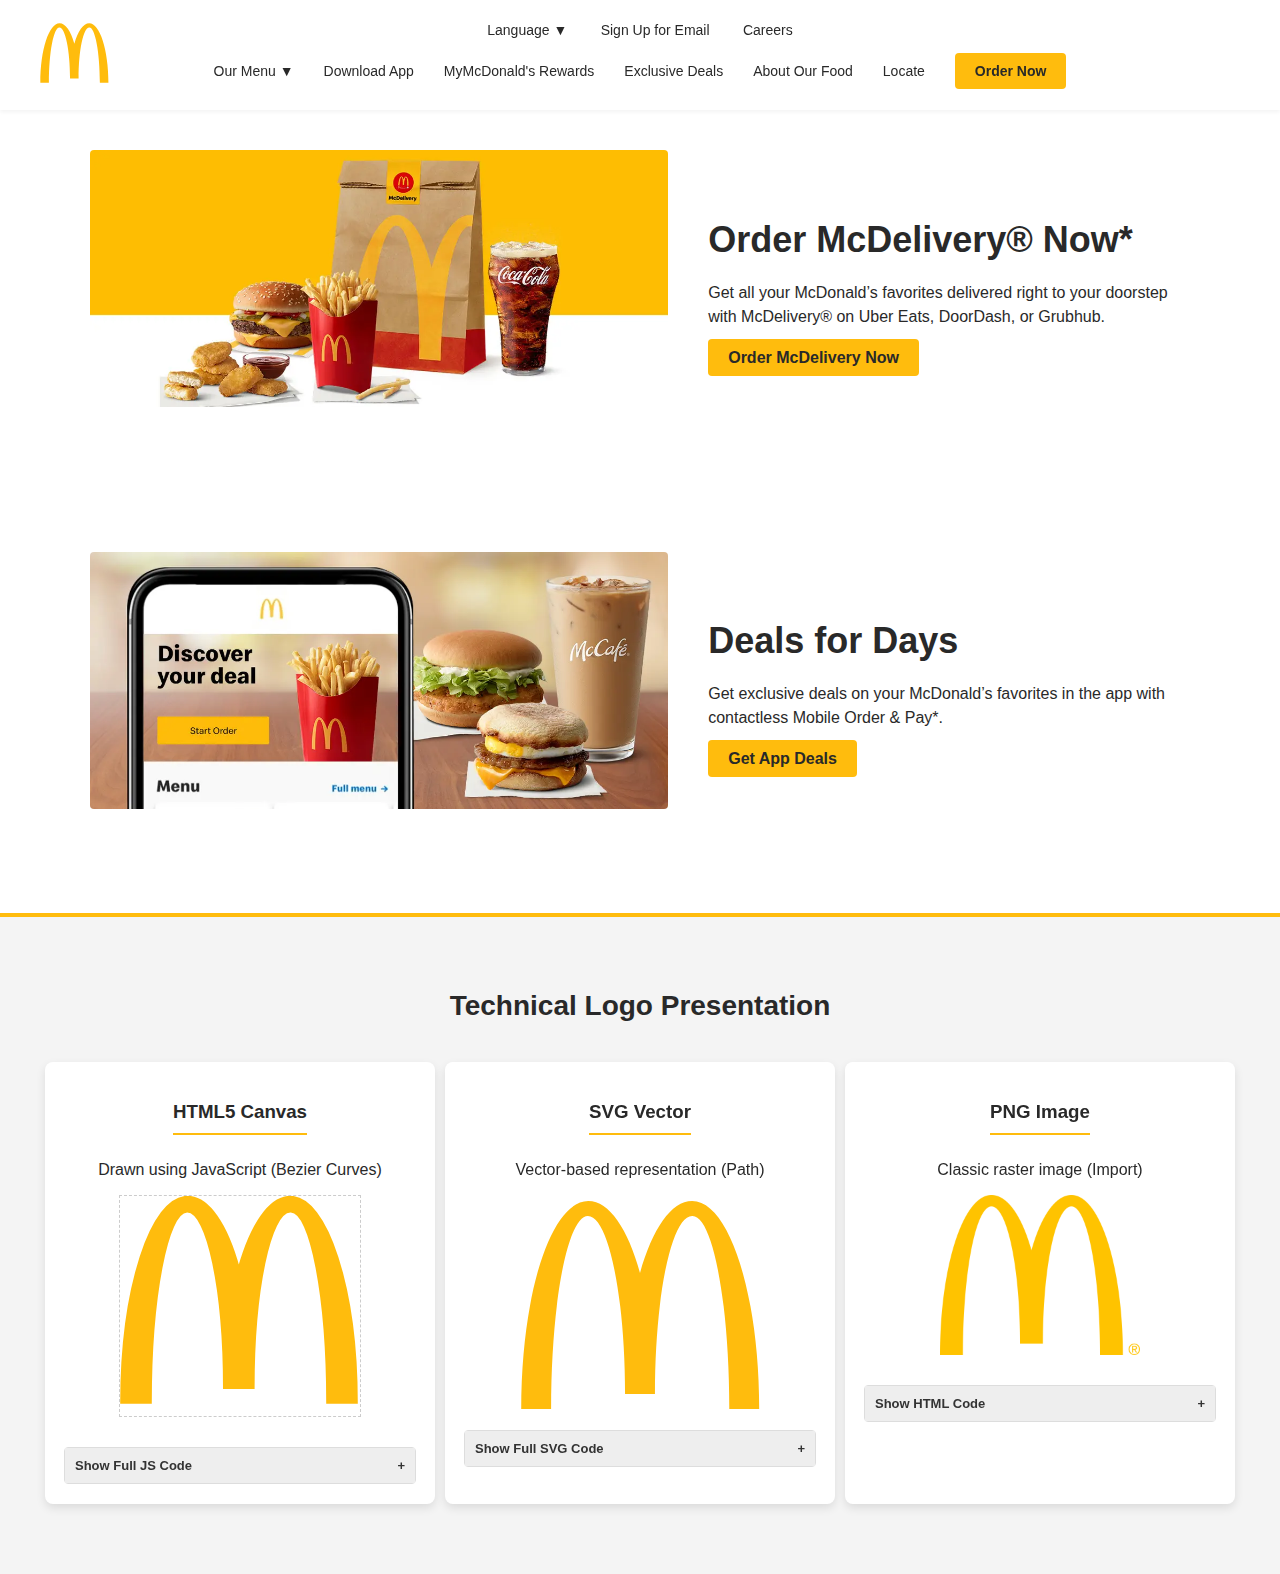
<file: index.html>
<!DOCTYPE html>
<html lang="sl">
<head>
    <meta charset="UTF-8">
    <meta name="viewport" content="width=device-width, initial-scale=1.0">
    <title>McDonald's Clone - Logo Showcase</title>
    <style>

        body {
            font-family: "Speedee", Helvetica, Arial, sans-serif;
            margin: 0;
            padding: 0;
            color: #292929;
            box-sizing: border-box;
        }

        header {
            display: flex;
            justify-content: center; 
            align-items: center;
            padding: 15px 40px;
            box-shadow: 0 2px 4px rgba(0,0,0,0.05);
            background: white;
            position: sticky;
            top: 0;
            z-index: 100;
            height: 80px; 
        }

        .header-left {
            position: absolute;
            left: 40px;
            display: flex;
            align-items: center;
        }

        .main-logo svg {
            height: 60px; 
            width: auto;
        }

        .header-right {
            display: flex;
            flex-direction: column;
            align-items: center; 
            gap: 10px;
        }

        .top-nav a, .main-nav a {
            text-decoration: none;
            color: #292929;
            margin: 0 15px;
            font-size: 14px;
        }

        .top-nav {
            font-size: 12px;
            color: #555;
            margin-bottom: 5px;
        }

        .cta-button {
            background-color: #ffbc0d;
            color: #292929;
            padding: 10px 20px;
            border-radius: 4px;
            text-decoration: none;
            font-weight: bold;
            border: none;
            cursor: pointer;
        }

        .cta-button:hover {
            background-color: #e0a50b;
        }

        .container {
            max-width: 1100px;
            margin: 0 auto;
            padding: 40px 20px;
        }

        .hero-section {
            display: flex;
            align-items: center;
            margin-bottom: 60px;
            gap: 40px;
        }

        .hero-text {
            flex: 1;
        }

        .hero-text h1 {
            font-size: 36px;
            margin-bottom: 20px;
            font-weight: 800;
        }

        .hero-text p {
            line-height: 1.5;
            margin-bottom: 20px;
        }

        .hero-image {
            flex: 1.2;
            text-align: center;
        }
        
        .hero-image img {
            max-width: 100%;
            border-radius: 4px;
            object-fit: contain; 
        }

        .logo-showcase {
            background-color: #f4f4f4;
            padding: 50px 20px;
            border-top: 4px solid #ffbc0d;
        }

        .logo-showcase h2 {
            text-align: center;
            margin-bottom: 40px;
            font-size: 28px;
        }

        .logo-grid {
            display: flex;
            justify-content: space-around;
            flex-wrap: wrap;
            max-width: 1200px;
            margin: 0 auto;
        }

        .logo-card {
            background: white;
            padding: 20px;
            border-radius: 8px;
            box-shadow: 0 4px 10px rgba(0,0,0,0.1);
            text-align: center;
            width: 350px;
            margin-bottom: 20px;
            display: flex;
            flex-direction: column;
            align-items: center;
        }

        .logo-card h3 {
            border-bottom: 2px solid #ffbc0d;
            padding-bottom: 10px;
            margin-bottom: 10px;
            display: inline-block;
        }

        canvas {
            border: 1px dashed #ccc;
            margin-bottom: 15px;
        }

        /* STYLES FOR CODE DISPLAY */
        details {
            width: 100%;
            margin-top: 15px;
            text-align: left;
            border: 1px solid #ddd;
            border-radius: 4px;
            background-color: #2d2d2d;
        }

        summary {
            background-color: #eee;
            color: #333;
            padding: 10px;
            cursor: pointer;
            font-weight: bold;
            font-size: 13px;
            list-style: none;
            display: flex;
            justify-content: space-between;
        }
        
        summary::after {
            content: '+'; 
            font-weight: bold;
        }

        details[open] summary::after {
            content: '-';
        }

        /* Code inside the block */
        pre {
            background-color: #2d2d2d;
            color: #f8f8f2; 
            padding: 15px;
            margin: 0;
            overflow-x: auto; 
            font-size: 11px;
            text-align: left;
            font-family: 'Courier New', Courier, monospace;
            white-space: pre;
            max-height: 300px;
            overflow-y: auto;
        }

    </style>

    <script>
        window.onload = function () {
            var canvas = document.getElementById("canvas");
            var context = canvas.getContext("2d");
            context.scale(0.4, 0.4); 

            context.lineWidth = 5;
            context.strokeStyle = "#ffbc0d"; 
            context.fillStyle = "#ffbc0d";

            context.beginPath();
            context.moveTo(427, 39);
            context.bezierCurveTo(477, 39, 518, 253, 518, 517);
            context.lineTo(592, 517);
            context.bezierCurveTo(592, 233, 518, 2, 426, 2);
            context.bezierCurveTo(374, 2, 328, 71, 297, 180);
            context.bezierCurveTo(267, 71, 221, 2, 169, 2);
            context.bezierCurveTo(77, 2, 3, 232, 3, 517);
            context.lineTo(77, 517);
            context.bezierCurveTo(77, 253, 118, 39, 168, 39);
            context.bezierCurveTo(219, 39, 260, 237, 260, 480);
            context.lineTo(334, 480);
            context.bezierCurveTo(334, 237, 375, 39, 426, 39);
            context.closePath();
            context.stroke();
            context.fill();
        };
    </script>
</head>
<body>

    <header>
        <div class="header-left">
            <a href="#" class="main-logo">
                <svg viewBox="0 0 594 519" xmlns="http://www.w3.org/2000/svg">
                  <path fill="#ffbc0d" d="M427 39 C477 39 518 253 518 517 H592 C592 233 518 2 426 2 C374 2 328 71 297 180 C267 71 221 2 169 2 C77 2 3 232 3 517 H77 C77 253 118 39 168 39 C219 39 260 237 260 480 H334 C334 237 375 39 426 39 Z"/>
                </svg>
            </a>
        </div>
        
        <div class="header-right">
            <div class="top-nav">
                <a href="#">Language ▼</a>
                <a href="#">Sign Up for Email</a>
                <a href="#">Careers</a>
            </div>
            <div class="main-nav" style="display: flex; align-items: center;">
                <a href="#">Our Menu ▼</a>
                <a href="#">Download App</a>
                <a href="#">MyMcDonald's Rewards</a>
                <a href="#">Exclusive Deals</a>
                <a href="#">About Our Food</a>
                <a href="#">Locate</a>
                <a href="#" class="cta-button">Order Now</a>
            </div>
        </div>
    </header>

    <div class="container hero-section">
        <div class="hero-image">
            <img src="assets/zgoraj.png" alt="McDonald's Top Promotion">
        </div>
        <div class="hero-text">
            <h1>Order McDelivery® Now*</h1>
            <p>Get all your McDonald’s favorites delivered right to your doorstep with McDelivery® on Uber Eats, DoorDash, or Grubhub.</p>
            <a href="#" class="cta-button">Order McDelivery Now</a>
        </div>
    </div>

    <div class="container hero-section">
        <div class="hero-image">
             <img src="assets/spodaj.png" alt="Bottom App Deals">
        </div>
        <div class="hero-text">
            <h1>Deals for Days</h1>
            <p>Get exclusive deals on your McDonald’s favorites in the app with contactless Mobile Order & Pay*.</p>
            <a href="#" class="cta-button">Get App Deals</a>
        </div>
    </div>

    <section class="logo-showcase">
        <h2>Technical Logo Presentation</h2>
        
        <div class="logo-grid">
            
            <div class="logo-card">
                <h3>HTML5 Canvas</h3>
                <p>Drawn using JavaScript (Bezier Curves)</p>
                <canvas id="canvas" width="240" height="220"></canvas>
                
                <details>
                    <summary>Show Full JS Code</summary>
<pre>
var canvas = document.getElementById("canvas");
var context = canvas.getContext("2d");

context.lineWidth = 2;
context.strokeStyle = "rgb(255,204,0,75)";
context.fillStyle = "rgb(255,204,0,75)";

context.beginPath();

// Top of the M
context.moveTo(427, 39);

context.bezierCurveTo(477, 39, 518, 253, 518, 517);
context.lineTo(592, 517);

context.bezierCurveTo(592, 233, 518, 2, 426, 2);
context.bezierCurveTo(374, 2, 328, 71, 297, 180);
context.bezierCurveTo(267, 71, 221, 2, 169, 2);
context.bezierCurveTo(77, 2, 3, 232, 3, 517);

// Left leg
context.lineTo(77, 517);
context.bezierCurveTo(77, 253, 118, 39, 168, 39);
context.bezierCurveTo(219, 39, 260, 237, 260, 480);

// Bottom connection
context.lineTo(334, 480);

// Right leg upwards
context.bezierCurveTo(334, 237, 375, 39, 426, 39);

context.closePath();
context.stroke();
context.fill();
</pre>
                </details>
            </div>

            <div class="logo-card">
                <h3>SVG Vector</h3>
                <p>Vector-based representation (Path)</p>
                <svg width="240" height="220" viewBox="0 0 594 519" xmlns="http://www.w3.org/2000/svg">
                  <path fill="#ffbc0d" d="M427 39 C477 39 518 253 518 517 H592 C592 233 518 2 426 2 C374 2 328 71 297 180 C267 71 221 2 169 2 C77 2 3 232 3 517 H77 C77 253 118 39 168 39 C219 39 260 237 260 480 H334 C334 237 375 39 426 39 Z"/>
                </svg>

                <details>
                    <summary>Show Full SVG Code</summary>
<pre>
&lt;svg width="605" height="550" viewBox="0 0 594 519" 
 xmlns="http://www.w3.org/2000/svg"&gt;
  &lt;path fill="#ffcc00" d="M427 39
    C477 39 518 253 518 517
    H592
    C592 233 518 2 426 2
    C374 2 328 71 297 180
    C267 71 221 2 169 2
    C77 2 3 232 3 517
    H77
    C77 253 118 39 168 39
    C219 39 260 237 260 480
    H334
    C334 237 375 39 426 39
    Z"/&gt;
&lt;/svg&gt;
</pre>
                </details>
            </div>

            <div class="logo-card">
                <h3>PNG Image</h3>
                <p>Classic raster image (Import)</p>
                <img src="assets/mcdonaldsPNG.png" alt="PNG file missing" style="width: 200px; height: auto; margin-bottom: 15px;">
                
                <details>
                    <summary>Show HTML Code</summary>
<pre>
&lt;img 
  src="mcdonaldsPNG.png" 
  alt="mcdonalds" 
  width="605" 
  height="550"&gt;
</pre>
                </details>
            </div>

        </div>
    </section>

</body>
</html>
</file>
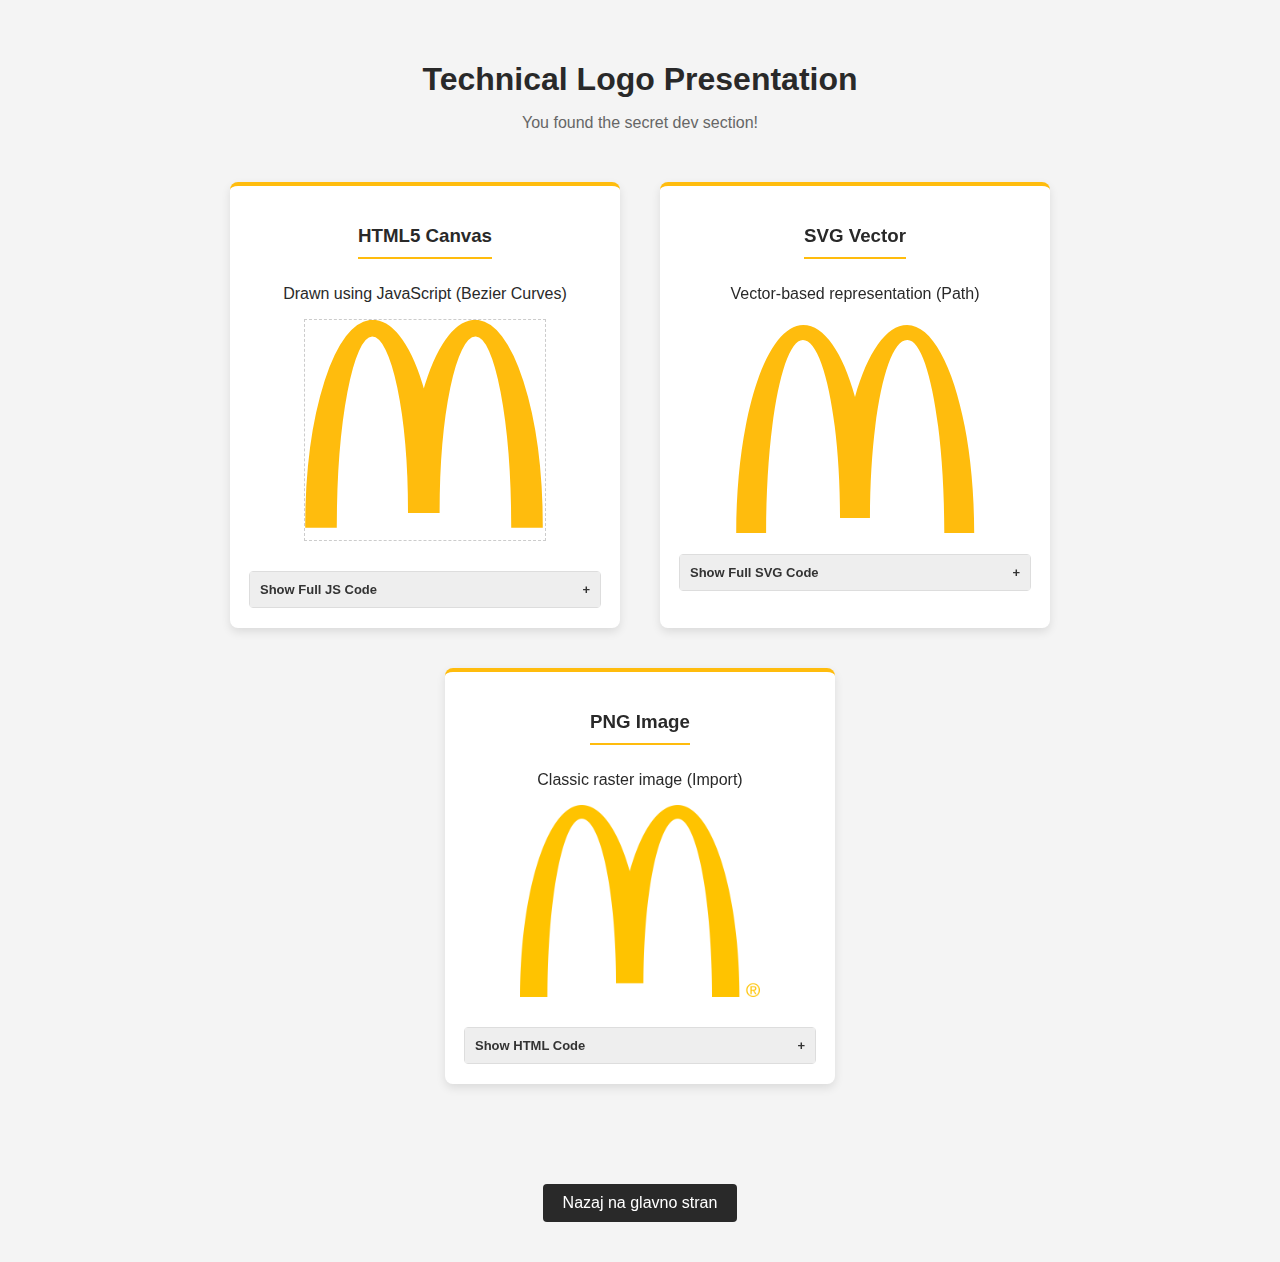
<file: index/skrivnost.html>
<!DOCTYPE html>
<html lang="sl">
<head>
    <meta charset="UTF-8">
    <meta name="viewport" content="width=device-width, initial-scale=1.0">
    <title>Skrivni Logotipi - Easter Egg</title>
    <style>
        body {
            font-family: "Speedee", Helvetica, Arial, sans-serif;
            margin: 0;
            padding: 40px;
            background-color: #f4f4f4;
            color: #292929;
            text-align: center;
        }

        h1 {
            color: #292929;
            margin-bottom: 10px;
        }
        
        p.subtitle {
            margin-bottom: 50px;
            color: #666;
        }

        .logo-grid {
            display: flex;
            justify-content: center;
            flex-wrap: wrap;
            gap: 40px;
            margin-bottom: 50px;
        }

        .logo-card {
            background: white;
            padding: 20px;
            border-radius: 8px;
            box-shadow: 0 4px 10px rgba(0,0,0,0.1);
            text-align: center;
            width: 350px;
            display: flex;
            flex-direction: column;
            align-items: center;
            border-top: 4px solid #ffbc0d;
        }

        .logo-card h3 {
            border-bottom: 2px solid #ffbc0d;
            padding-bottom: 10px;
            margin-bottom: 10px;
            display: inline-block;
        }

        canvas { border: 1px dashed #ccc; margin-bottom: 15px; }

        /* KODA STYLING - POPRAVLJENO */
        details {
            width: 100%;
            margin-top: 15px;
            text-align: left;
            border: 1px solid #ddd;
            border-radius: 4px;
            background-color: #2d2d2d;
        }

        summary {
            background-color: #eee;
            color: #333;
            padding: 10px;
            cursor: pointer;
            font-weight: bold;
            font-size: 13px;
            list-style: none;
            display: flex;
            justify-content: space-between;
        }
        
        summary::after { content: '+'; font-weight: bold; }
        details[open] summary::after { content: '-'; }

        /* ODSTRANJEN MAX-HEIGHT da se vidi cela koda */
        pre {
            background-color: #2d2d2d;
            color: #f8f8f2; 
            padding: 15px;
            margin: 0;
            overflow-x: auto; 
            font-size: 11px;
            text-align: left;
            font-family: 'Courier New', Courier, monospace;
            white-space: pre;
            /* Odstranil sem navpično drsanje, zdaj se raztegne do konca */
            overflow-y: hidden; 
        }
        
        .back-btn {
            display: inline-block;
            margin-top: 50px;
            padding: 10px 20px;
            background: #292929;
            color: #fff;
            text-decoration: none;
            border-radius: 4px;
        }
        .back-btn:hover { background: #444; }
    </style>

    <script>
        window.onload = function () {
            var canvas = document.getElementById("canvas");
            if (canvas) {
                var context = canvas.getContext("2d");
                context.scale(0.4, 0.4); 

                context.lineWidth = 5;
                context.strokeStyle = "#ffbc0d"; 
                context.fillStyle = "#ffbc0d";

                context.beginPath();
                context.moveTo(427, 39);
                context.bezierCurveTo(477, 39, 518, 253, 518, 517);
                context.lineTo(592, 517);
                context.bezierCurveTo(592, 233, 518, 2, 426, 2);
                context.bezierCurveTo(374, 2, 328, 71, 297, 180);
                context.bezierCurveTo(267, 71, 221, 2, 169, 2);
                context.bezierCurveTo(77, 2, 3, 232, 3, 517);
                context.lineTo(77, 517);
                context.bezierCurveTo(77, 253, 118, 39, 168, 39);
                context.bezierCurveTo(219, 39, 260, 237, 260, 480);
                context.lineTo(334, 480);
                context.bezierCurveTo(334, 237, 375, 39, 426, 39);
                context.closePath();
                context.stroke();
                context.fill();
            }
        };
    </script>
</head>
<body>

    <h1>Technical Logo Presentation</h1>
    <p class="subtitle">You found the secret dev section!</p>
    
    <div class="logo-grid">
        
        <div class="logo-card">
            <h3>HTML5 Canvas</h3>
            <p>Drawn using JavaScript (Bezier Curves)</p>
            <canvas id="canvas" width="240" height="220"></canvas>
            
            <details>
                <summary>Show Full JS Code</summary>
<pre>
var canvas = document.getElementById("canvas");
var context = canvas.getContext("2d");
context.scale(0.4, 0.4); 

context.lineWidth = 5;
context.strokeStyle = "#ffbc0d"; 
context.fillStyle = "#ffbc0d";

context.beginPath();
context.moveTo(427, 39);
context.bezierCurveTo(477, 39, 518, 253, 518, 517);
context.lineTo(592, 517);
context.bezierCurveTo(592, 233, 518, 2, 426, 2);
context.bezierCurveTo(374, 2, 328, 71, 297, 180);
context.bezierCurveTo(267, 71, 221, 2, 169, 2);
context.bezierCurveTo(77, 2, 3, 232, 3, 517);
context.lineTo(77, 517);
context.bezierCurveTo(77, 253, 118, 39, 168, 39);
context.bezierCurveTo(219, 39, 260, 237, 260, 480);
context.lineTo(334, 480);
context.bezierCurveTo(334, 237, 375, 39, 426, 39);
context.closePath();
context.stroke();
context.fill();
</pre>
            </details>
        </div>

        <div class="logo-card">
            <h3>SVG Vector</h3>
            <p>Vector-based representation (Path)</p>
            <svg width="240" height="220" viewBox="0 0 594 519" xmlns="http://www.w3.org/2000/svg">
              <path fill="#ffbc0d" d="M427 39 C477 39 518 253 518 517 H592 C592 233 518 2 426 2 C374 2 328 71 297 180 C267 71 221 2 169 2 C77 2 3 232 3 517 H77 C77 253 118 39 168 39 C219 39 260 237 260 480 H334 C334 237 375 39 426 39 Z"/>
            </svg>

            <details>
                <summary>Show Full SVG Code</summary>
<pre>
&lt;svg width="240" height="220" viewBox="0 0 594 519" xmlns="http://www.w3.org/2000/svg"&gt;
  &lt;path fill="#ffbc0d" d="M427 39 C477 39 518 253 518 517 H592 C592 233 518 2 426 2 C374 2 328 71 297 180 C267 71 221 2 169 2 C77 2 3 232 3 517 H77 C77 253 118 39 168 39 C219 39 260 237 260 480 H334 C334 237 375 39 426 39 Z"/&gt;
&lt;/svg&gt;
</pre>
            </details>
        </div>

        <div class="logo-card">
            <h3>PNG Image</h3>
            <p>Classic raster image (Import)</p>
            <img src="../assets/mcdonaldsPNG.png" alt="PNG file missing" style="width: 240px; height: auto; margin-bottom: 15px;">
            
            <details>
                <summary>Show HTML Code</summary>
<pre>
&lt;!-- Preveri pot do slike --&gt;
&lt;img src="assets/mcdonaldsPNG.png" alt="McDonald's Logo" style="width: 240px; height: auto;"&gt;
</pre>
            </details>
        </div>

    </div>

    <a href="index.html" class="back-btn">Nazaj na glavno stran</a>

</body>
</html>
</file>
